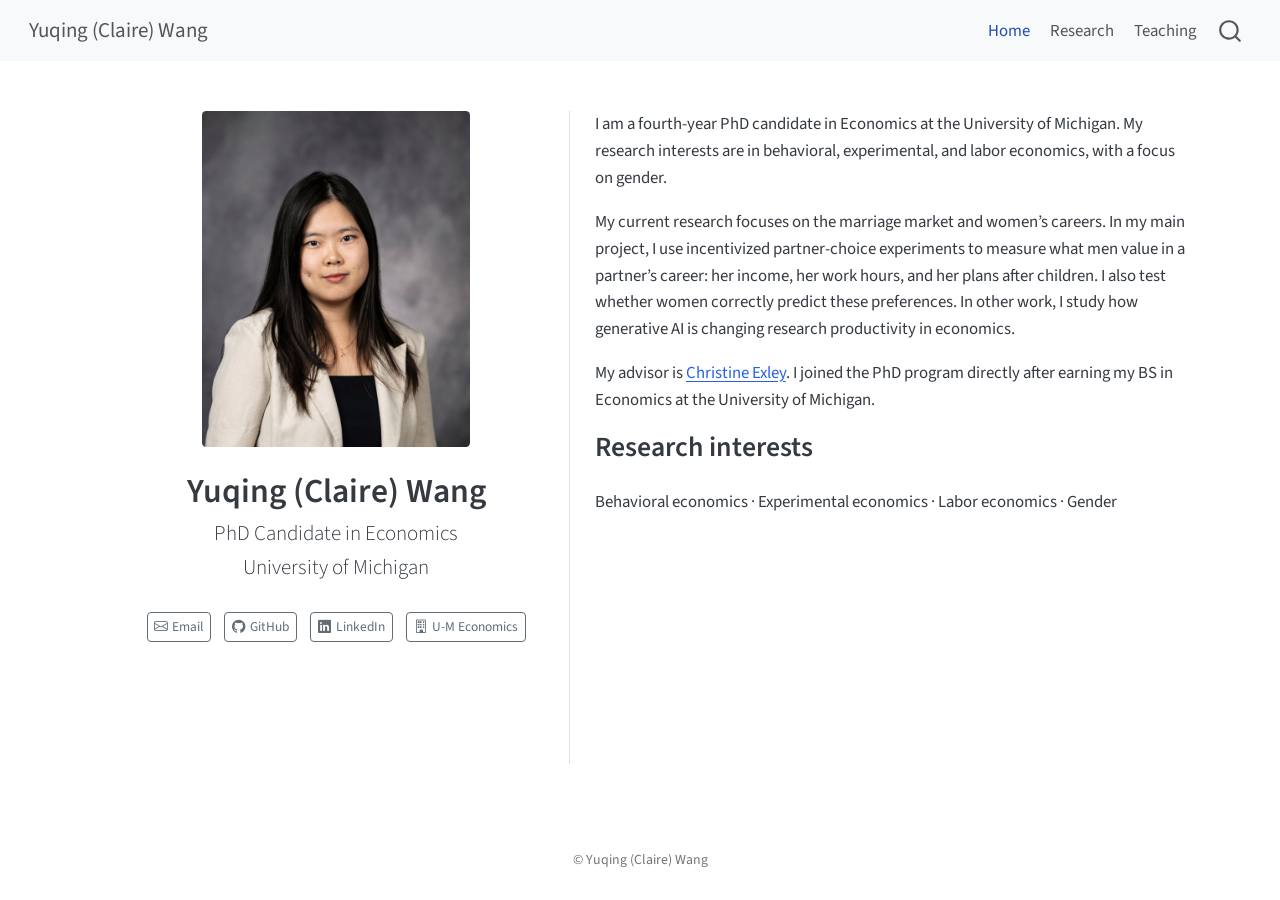
<file: index.html>
<!DOCTYPE html>
<html xmlns="http://www.w3.org/1999/xhtml" lang="en" xml:lang="en"><head>

<meta charset="utf-8">
<meta name="generator" content="quarto-1.6.42">

<meta name="viewport" content="width=device-width, initial-scale=1.0, user-scalable=yes">


<title>Yuqing (Claire) Wang</title>
<style>
code{white-space: pre-wrap;}
span.smallcaps{font-variant: small-caps;}
div.columns{display: flex; gap: min(4vw, 1.5em);}
div.column{flex: auto; overflow-x: auto;}
div.hanging-indent{margin-left: 1.5em; text-indent: -1.5em;}
ul.task-list{list-style: none;}
ul.task-list li input[type="checkbox"] {
  width: 0.8em;
  margin: 0 0.8em 0.2em -1em; /* quarto-specific, see https://github.com/quarto-dev/quarto-cli/issues/4556 */ 
  vertical-align: middle;
}
</style>


<script src="site_libs/quarto-nav/quarto-nav.js"></script>
<script src="site_libs/quarto-nav/headroom.min.js"></script>
<script src="site_libs/clipboard/clipboard.min.js"></script>
<script src="site_libs/quarto-search/autocomplete.umd.js"></script>
<script src="site_libs/quarto-search/fuse.min.js"></script>
<script src="site_libs/quarto-search/quarto-search.js"></script>
<meta name="quarto:offset" content="./">
<script src="site_libs/quarto-html/quarto.js"></script>
<script src="site_libs/quarto-html/popper.min.js"></script>
<script src="site_libs/quarto-html/tippy.umd.min.js"></script>
<link href="site_libs/quarto-html/tippy.css" rel="stylesheet">
<link href="site_libs/quarto-html/quarto-syntax-highlighting-2f5df379a58b258e96c21c0638c20c03.css" rel="stylesheet" id="quarto-text-highlighting-styles">
<script src="site_libs/bootstrap/bootstrap.min.js"></script>
<link href="site_libs/bootstrap/bootstrap-icons.css" rel="stylesheet">
<link href="site_libs/bootstrap/bootstrap-713c9da3a0dee1e52450f5f00c6735f5.min.css" rel="stylesheet" append-hash="true" id="quarto-bootstrap" data-mode="light">
<script id="quarto-search-options" type="application/json">{
  "location": "navbar",
  "copy-button": false,
  "collapse-after": 3,
  "panel-placement": "end",
  "type": "overlay",
  "limit": 50,
  "keyboard-shortcut": [
    "f",
    "/",
    "s"
  ],
  "show-item-context": false,
  "language": {
    "search-no-results-text": "No results",
    "search-matching-documents-text": "matching documents",
    "search-copy-link-title": "Copy link to search",
    "search-hide-matches-text": "Hide additional matches",
    "search-more-match-text": "more match in this document",
    "search-more-matches-text": "more matches in this document",
    "search-clear-button-title": "Clear",
    "search-text-placeholder": "",
    "search-detached-cancel-button-title": "Cancel",
    "search-submit-button-title": "Submit",
    "search-label": "Search"
  }
}</script>


<link rel="stylesheet" href="styles.css">
</head>

<body class="nav-fixed fullcontent">

<div id="quarto-search-results"></div>
  <header id="quarto-header" class="headroom fixed-top">
    <nav class="navbar navbar-expand-lg " data-bs-theme="dark">
      <div class="navbar-container container-fluid">
      <div class="navbar-brand-container mx-auto">
    <a class="navbar-brand" href="./index.html">
    <span class="navbar-title">Yuqing (Claire) Wang</span>
    </a>
  </div>
            <div id="quarto-search" class="" title="Search"></div>
          <button class="navbar-toggler" type="button" data-bs-toggle="collapse" data-bs-target="#navbarCollapse" aria-controls="navbarCollapse" role="menu" aria-expanded="false" aria-label="Toggle navigation" onclick="if (window.quartoToggleHeadroom) { window.quartoToggleHeadroom(); }">
  <span class="navbar-toggler-icon"></span>
</button>
          <div class="collapse navbar-collapse" id="navbarCollapse">
            <ul class="navbar-nav navbar-nav-scroll ms-auto">
  <li class="nav-item">
    <a class="nav-link active" href="./index.html" aria-current="page"> 
<span class="menu-text">Home</span></a>
  </li>  
  <li class="nav-item">
    <a class="nav-link" href="./research.html"> 
<span class="menu-text">Research</span></a>
  </li>  
  <li class="nav-item">
    <a class="nav-link" href="./teaching.html"> 
<span class="menu-text">Teaching</span></a>
  </li>  
</ul>
          </div> <!-- /navcollapse -->
            <div class="quarto-navbar-tools">
</div>
      </div> <!-- /container-fluid -->
    </nav>
</header>
<!-- content -->
<div id="quarto-content" class="quarto-container page-columns page-rows-contents page-layout-article page-navbar">
<!-- sidebar -->
<!-- margin-sidebar -->
    
<!-- main -->
<div class="quarto-about-trestles">
  <div class="about-entity">
    <img src="profile.jpg" class="about-image
  rounded " style="width: 16em;">
<header id="title-block-header" class="quarto-title-block default">
<div class="quarto-title">
<h1 class="title">Yuqing (Claire) Wang</h1>
<p class="subtitle lead">PhD Candidate in Economics<br>University of Michigan</p>
</div>
<div class="quarto-title-meta">
  </div>
</header>
    <div class="about-links">
  <a href="mailto:yuqinw@umich.edu" class="about-link" rel="" target="">
    <i class="bi bi-envelope"></i>
     <span class="about-link-text">Email</span>
  </a>
  <a href="https://github.com/yuqinwUM" class="about-link" rel="" target="">
    <i class="bi bi-github"></i>
     <span class="about-link-text">GitHub</span>
  </a>
  <a href="https://www.linkedin.com/in/yuqing-wang-47909522b/" class="about-link" rel="" target="">
    <i class="bi bi-linkedin"></i>
     <span class="about-link-text">LinkedIn</span>
  </a>
  <a href="https://lsa.umich.edu/econ/people/phd-students/yuqinw.html" class="about-link" rel="" target="">
    <i class="bi bi-building"></i>
     <span class="about-link-text">U-M Economics</span>
  </a>
</div>
  </div>
  <div class="about-contents"><main class="content" id="quarto-document-content">
<p>I am a fourth-year PhD candidate in Economics at the University of Michigan. My research interests are in behavioral, experimental, and labor economics, with a focus on gender.</p>
<p>My current research focuses on the marriage market and women’s careers. In my main project, I use incentivized partner-choice experiments to measure what men value in a partner’s career: her income, her work hours, and her plans after children. I also test whether women correctly predict these preferences. In other work, I study how generative AI is changing research productivity in economics.</p>
<p>My advisor is <a href="https://sites.google.com/site/clexley">Christine Exley</a>. I joined the PhD program directly after earning my BS in Economics at the University of Michigan.</p>
<section id="research-interests" class="level2">
<h2 data-anchor-id="research-interests">Research interests</h2>
<p>Behavioral economics · Experimental economics · Labor economics · Gender</p>


</section>
</main></div>
</div>
 <!-- /main -->
<script id="quarto-html-after-body" type="application/javascript">
window.document.addEventListener("DOMContentLoaded", function (event) {
  const toggleBodyColorMode = (bsSheetEl) => {
    const mode = bsSheetEl.getAttribute("data-mode");
    const bodyEl = window.document.querySelector("body");
    if (mode === "dark") {
      bodyEl.classList.add("quarto-dark");
      bodyEl.classList.remove("quarto-light");
    } else {
      bodyEl.classList.add("quarto-light");
      bodyEl.classList.remove("quarto-dark");
    }
  }
  const toggleBodyColorPrimary = () => {
    const bsSheetEl = window.document.querySelector("link#quarto-bootstrap");
    if (bsSheetEl) {
      toggleBodyColorMode(bsSheetEl);
    }
  }
  toggleBodyColorPrimary();  
  const isCodeAnnotation = (el) => {
    for (const clz of el.classList) {
      if (clz.startsWith('code-annotation-')) {                     
        return true;
      }
    }
    return false;
  }
  const onCopySuccess = function(e) {
    // button target
    const button = e.trigger;
    // don't keep focus
    button.blur();
    // flash "checked"
    button.classList.add('code-copy-button-checked');
    var currentTitle = button.getAttribute("title");
    button.setAttribute("title", "Copied!");
    let tooltip;
    if (window.bootstrap) {
      button.setAttribute("data-bs-toggle", "tooltip");
      button.setAttribute("data-bs-placement", "left");
      button.setAttribute("data-bs-title", "Copied!");
      tooltip = new bootstrap.Tooltip(button, 
        { trigger: "manual", 
          customClass: "code-copy-button-tooltip",
          offset: [0, -8]});
      tooltip.show();    
    }
    setTimeout(function() {
      if (tooltip) {
        tooltip.hide();
        button.removeAttribute("data-bs-title");
        button.removeAttribute("data-bs-toggle");
        button.removeAttribute("data-bs-placement");
      }
      button.setAttribute("title", currentTitle);
      button.classList.remove('code-copy-button-checked');
    }, 1000);
    // clear code selection
    e.clearSelection();
  }
  const getTextToCopy = function(trigger) {
      const codeEl = trigger.previousElementSibling.cloneNode(true);
      for (const childEl of codeEl.children) {
        if (isCodeAnnotation(childEl)) {
          childEl.remove();
        }
      }
      return codeEl.innerText;
  }
  const clipboard = new window.ClipboardJS('.code-copy-button:not([data-in-quarto-modal])', {
    text: getTextToCopy
  });
  clipboard.on('success', onCopySuccess);
  if (window.document.getElementById('quarto-embedded-source-code-modal')) {
    const clipboardModal = new window.ClipboardJS('.code-copy-button[data-in-quarto-modal]', {
      text: getTextToCopy,
      container: window.document.getElementById('quarto-embedded-source-code-modal')
    });
    clipboardModal.on('success', onCopySuccess);
  }
    var localhostRegex = new RegExp(/^(?:http|https):\/\/localhost\:?[0-9]*\//);
    var mailtoRegex = new RegExp(/^mailto:/);
      var filterRegex = new RegExp("https:\/\/yuqinwum\.github\.io");
    var isInternal = (href) => {
        return filterRegex.test(href) || localhostRegex.test(href) || mailtoRegex.test(href);
    }
    // Inspect non-navigation links and adorn them if external
 	var links = window.document.querySelectorAll('a[href]:not(.nav-link):not(.navbar-brand):not(.toc-action):not(.sidebar-link):not(.sidebar-item-toggle):not(.pagination-link):not(.no-external):not([aria-hidden]):not(.dropdown-item):not(.quarto-navigation-tool):not(.about-link)');
    for (var i=0; i<links.length; i++) {
      const link = links[i];
      if (!isInternal(link.href)) {
        // undo the damage that might have been done by quarto-nav.js in the case of
        // links that we want to consider external
        if (link.dataset.originalHref !== undefined) {
          link.href = link.dataset.originalHref;
        }
      }
    }
  function tippyHover(el, contentFn, onTriggerFn, onUntriggerFn) {
    const config = {
      allowHTML: true,
      maxWidth: 500,
      delay: 100,
      arrow: false,
      appendTo: function(el) {
          return el.parentElement;
      },
      interactive: true,
      interactiveBorder: 10,
      theme: 'quarto',
      placement: 'bottom-start',
    };
    if (contentFn) {
      config.content = contentFn;
    }
    if (onTriggerFn) {
      config.onTrigger = onTriggerFn;
    }
    if (onUntriggerFn) {
      config.onUntrigger = onUntriggerFn;
    }
    window.tippy(el, config); 
  }
  const noterefs = window.document.querySelectorAll('a[role="doc-noteref"]');
  for (var i=0; i<noterefs.length; i++) {
    const ref = noterefs[i];
    tippyHover(ref, function() {
      // use id or data attribute instead here
      let href = ref.getAttribute('data-footnote-href') || ref.getAttribute('href');
      try { href = new URL(href).hash; } catch {}
      const id = href.replace(/^#\/?/, "");
      const note = window.document.getElementById(id);
      if (note) {
        return note.innerHTML;
      } else {
        return "";
      }
    });
  }
  const xrefs = window.document.querySelectorAll('a.quarto-xref');
  const processXRef = (id, note) => {
    // Strip column container classes
    const stripColumnClz = (el) => {
      el.classList.remove("page-full", "page-columns");
      if (el.children) {
        for (const child of el.children) {
          stripColumnClz(child);
        }
      }
    }
    stripColumnClz(note)
    if (id === null || id.startsWith('sec-')) {
      // Special case sections, only their first couple elements
      const container = document.createElement("div");
      if (note.children && note.children.length > 2) {
        container.appendChild(note.children[0].cloneNode(true));
        for (let i = 1; i < note.children.length; i++) {
          const child = note.children[i];
          if (child.tagName === "P" && child.innerText === "") {
            continue;
          } else {
            container.appendChild(child.cloneNode(true));
            break;
          }
        }
        if (window.Quarto?.typesetMath) {
          window.Quarto.typesetMath(container);
        }
        return container.innerHTML
      } else {
        if (window.Quarto?.typesetMath) {
          window.Quarto.typesetMath(note);
        }
        return note.innerHTML;
      }
    } else {
      // Remove any anchor links if they are present
      const anchorLink = note.querySelector('a.anchorjs-link');
      if (anchorLink) {
        anchorLink.remove();
      }
      if (window.Quarto?.typesetMath) {
        window.Quarto.typesetMath(note);
      }
      if (note.classList.contains("callout")) {
        return note.outerHTML;
      } else {
        return note.innerHTML;
      }
    }
  }
  for (var i=0; i<xrefs.length; i++) {
    const xref = xrefs[i];
    tippyHover(xref, undefined, function(instance) {
      instance.disable();
      let url = xref.getAttribute('href');
      let hash = undefined; 
      if (url.startsWith('#')) {
        hash = url;
      } else {
        try { hash = new URL(url).hash; } catch {}
      }
      if (hash) {
        const id = hash.replace(/^#\/?/, "");
        const note = window.document.getElementById(id);
        if (note !== null) {
          try {
            const html = processXRef(id, note.cloneNode(true));
            instance.setContent(html);
          } finally {
            instance.enable();
            instance.show();
          }
        } else {
          // See if we can fetch this
          fetch(url.split('#')[0])
          .then(res => res.text())
          .then(html => {
            const parser = new DOMParser();
            const htmlDoc = parser.parseFromString(html, "text/html");
            const note = htmlDoc.getElementById(id);
            if (note !== null) {
              const html = processXRef(id, note);
              instance.setContent(html);
            } 
          }).finally(() => {
            instance.enable();
            instance.show();
          });
        }
      } else {
        // See if we can fetch a full url (with no hash to target)
        // This is a special case and we should probably do some content thinning / targeting
        fetch(url)
        .then(res => res.text())
        .then(html => {
          const parser = new DOMParser();
          const htmlDoc = parser.parseFromString(html, "text/html");
          const note = htmlDoc.querySelector('main.content');
          if (note !== null) {
            // This should only happen for chapter cross references
            // (since there is no id in the URL)
            // remove the first header
            if (note.children.length > 0 && note.children[0].tagName === "HEADER") {
              note.children[0].remove();
            }
            const html = processXRef(null, note);
            instance.setContent(html);
          } 
        }).finally(() => {
          instance.enable();
          instance.show();
        });
      }
    }, function(instance) {
    });
  }
      let selectedAnnoteEl;
      const selectorForAnnotation = ( cell, annotation) => {
        let cellAttr = 'data-code-cell="' + cell + '"';
        let lineAttr = 'data-code-annotation="' +  annotation + '"';
        const selector = 'span[' + cellAttr + '][' + lineAttr + ']';
        return selector;
      }
      const selectCodeLines = (annoteEl) => {
        const doc = window.document;
        const targetCell = annoteEl.getAttribute("data-target-cell");
        const targetAnnotation = annoteEl.getAttribute("data-target-annotation");
        const annoteSpan = window.document.querySelector(selectorForAnnotation(targetCell, targetAnnotation));
        const lines = annoteSpan.getAttribute("data-code-lines").split(",");
        const lineIds = lines.map((line) => {
          return targetCell + "-" + line;
        })
        let top = null;
        let height = null;
        let parent = null;
        if (lineIds.length > 0) {
            //compute the position of the single el (top and bottom and make a div)
            const el = window.document.getElementById(lineIds[0]);
            top = el.offsetTop;
            height = el.offsetHeight;
            parent = el.parentElement.parentElement;
          if (lineIds.length > 1) {
            const lastEl = window.document.getElementById(lineIds[lineIds.length - 1]);
            const bottom = lastEl.offsetTop + lastEl.offsetHeight;
            height = bottom - top;
          }
          if (top !== null && height !== null && parent !== null) {
            // cook up a div (if necessary) and position it 
            let div = window.document.getElementById("code-annotation-line-highlight");
            if (div === null) {
              div = window.document.createElement("div");
              div.setAttribute("id", "code-annotation-line-highlight");
              div.style.position = 'absolute';
              parent.appendChild(div);
            }
            div.style.top = top - 2 + "px";
            div.style.height = height + 4 + "px";
            div.style.left = 0;
            let gutterDiv = window.document.getElementById("code-annotation-line-highlight-gutter");
            if (gutterDiv === null) {
              gutterDiv = window.document.createElement("div");
              gutterDiv.setAttribute("id", "code-annotation-line-highlight-gutter");
              gutterDiv.style.position = 'absolute';
              const codeCell = window.document.getElementById(targetCell);
              const gutter = codeCell.querySelector('.code-annotation-gutter');
              gutter.appendChild(gutterDiv);
            }
            gutterDiv.style.top = top - 2 + "px";
            gutterDiv.style.height = height + 4 + "px";
          }
          selectedAnnoteEl = annoteEl;
        }
      };
      const unselectCodeLines = () => {
        const elementsIds = ["code-annotation-line-highlight", "code-annotation-line-highlight-gutter"];
        elementsIds.forEach((elId) => {
          const div = window.document.getElementById(elId);
          if (div) {
            div.remove();
          }
        });
        selectedAnnoteEl = undefined;
      };
        // Handle positioning of the toggle
    window.addEventListener(
      "resize",
      throttle(() => {
        elRect = undefined;
        if (selectedAnnoteEl) {
          selectCodeLines(selectedAnnoteEl);
        }
      }, 10)
    );
    function throttle(fn, ms) {
    let throttle = false;
    let timer;
      return (...args) => {
        if(!throttle) { // first call gets through
            fn.apply(this, args);
            throttle = true;
        } else { // all the others get throttled
            if(timer) clearTimeout(timer); // cancel #2
            timer = setTimeout(() => {
              fn.apply(this, args);
              timer = throttle = false;
            }, ms);
        }
      };
    }
      // Attach click handler to the DT
      const annoteDls = window.document.querySelectorAll('dt[data-target-cell]');
      for (const annoteDlNode of annoteDls) {
        annoteDlNode.addEventListener('click', (event) => {
          const clickedEl = event.target;
          if (clickedEl !== selectedAnnoteEl) {
            unselectCodeLines();
            const activeEl = window.document.querySelector('dt[data-target-cell].code-annotation-active');
            if (activeEl) {
              activeEl.classList.remove('code-annotation-active');
            }
            selectCodeLines(clickedEl);
            clickedEl.classList.add('code-annotation-active');
          } else {
            // Unselect the line
            unselectCodeLines();
            clickedEl.classList.remove('code-annotation-active');
          }
        });
      }
  const findCites = (el) => {
    const parentEl = el.parentElement;
    if (parentEl) {
      const cites = parentEl.dataset.cites;
      if (cites) {
        return {
          el,
          cites: cites.split(' ')
        };
      } else {
        return findCites(el.parentElement)
      }
    } else {
      return undefined;
    }
  };
  var bibliorefs = window.document.querySelectorAll('a[role="doc-biblioref"]');
  for (var i=0; i<bibliorefs.length; i++) {
    const ref = bibliorefs[i];
    const citeInfo = findCites(ref);
    if (citeInfo) {
      tippyHover(citeInfo.el, function() {
        var popup = window.document.createElement('div');
        citeInfo.cites.forEach(function(cite) {
          var citeDiv = window.document.createElement('div');
          citeDiv.classList.add('hanging-indent');
          citeDiv.classList.add('csl-entry');
          var biblioDiv = window.document.getElementById('ref-' + cite);
          if (biblioDiv) {
            citeDiv.innerHTML = biblioDiv.innerHTML;
          }
          popup.appendChild(citeDiv);
        });
        return popup.innerHTML;
      });
    }
  }
});
</script>
</div> <!-- /content -->
<footer class="footer">
  <div class="nav-footer">
    <div class="nav-footer-left">
      &nbsp;
    </div>   
    <div class="nav-footer-center">
<p>© Yuqing (Claire) Wang</p>
</div>
    <div class="nav-footer-right">
      &nbsp;
    </div>
  </div>
</footer>




</body></html>
</file>
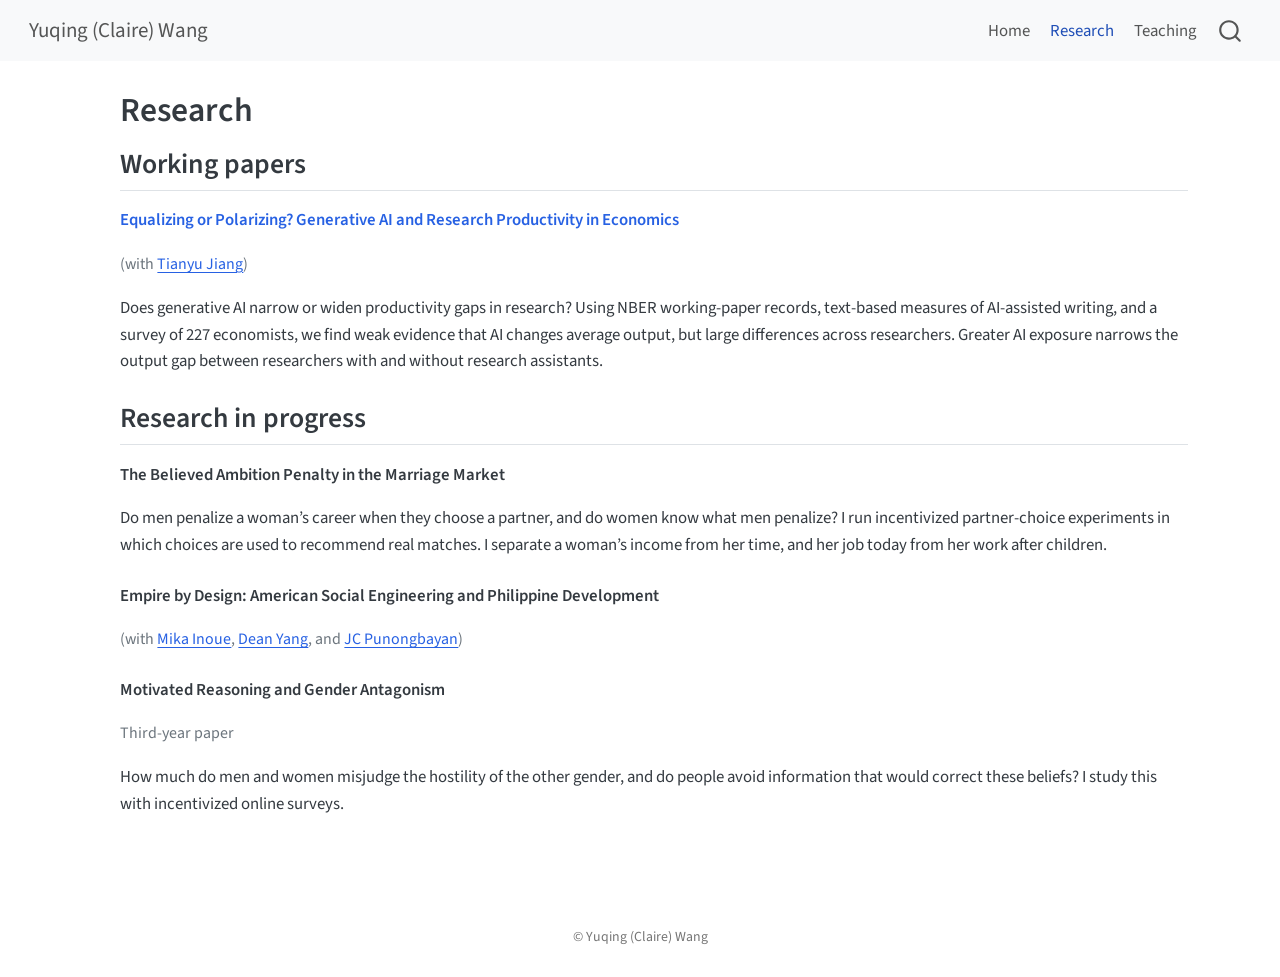
<file: research.html>
<!DOCTYPE html>
<html xmlns="http://www.w3.org/1999/xhtml" lang="en" xml:lang="en"><head>

<meta charset="utf-8">
<meta name="generator" content="quarto-1.6.42">

<meta name="viewport" content="width=device-width, initial-scale=1.0, user-scalable=yes">


<title>Research – Yuqing (Claire) Wang</title>
<style>
code{white-space: pre-wrap;}
span.smallcaps{font-variant: small-caps;}
div.columns{display: flex; gap: min(4vw, 1.5em);}
div.column{flex: auto; overflow-x: auto;}
div.hanging-indent{margin-left: 1.5em; text-indent: -1.5em;}
ul.task-list{list-style: none;}
ul.task-list li input[type="checkbox"] {
  width: 0.8em;
  margin: 0 0.8em 0.2em -1em; /* quarto-specific, see https://github.com/quarto-dev/quarto-cli/issues/4556 */ 
  vertical-align: middle;
}
</style>


<script src="site_libs/quarto-nav/quarto-nav.js"></script>
<script src="site_libs/quarto-nav/headroom.min.js"></script>
<script src="site_libs/clipboard/clipboard.min.js"></script>
<script src="site_libs/quarto-search/autocomplete.umd.js"></script>
<script src="site_libs/quarto-search/fuse.min.js"></script>
<script src="site_libs/quarto-search/quarto-search.js"></script>
<meta name="quarto:offset" content="./">
<script src="site_libs/quarto-html/quarto.js"></script>
<script src="site_libs/quarto-html/popper.min.js"></script>
<script src="site_libs/quarto-html/tippy.umd.min.js"></script>
<script src="site_libs/quarto-html/anchor.min.js"></script>
<link href="site_libs/quarto-html/tippy.css" rel="stylesheet">
<link href="site_libs/quarto-html/quarto-syntax-highlighting-2f5df379a58b258e96c21c0638c20c03.css" rel="stylesheet" id="quarto-text-highlighting-styles">
<script src="site_libs/bootstrap/bootstrap.min.js"></script>
<link href="site_libs/bootstrap/bootstrap-icons.css" rel="stylesheet">
<link href="site_libs/bootstrap/bootstrap-713c9da3a0dee1e52450f5f00c6735f5.min.css" rel="stylesheet" append-hash="true" id="quarto-bootstrap" data-mode="light">
<script id="quarto-search-options" type="application/json">{
  "location": "navbar",
  "copy-button": false,
  "collapse-after": 3,
  "panel-placement": "end",
  "type": "overlay",
  "limit": 50,
  "keyboard-shortcut": [
    "f",
    "/",
    "s"
  ],
  "show-item-context": false,
  "language": {
    "search-no-results-text": "No results",
    "search-matching-documents-text": "matching documents",
    "search-copy-link-title": "Copy link to search",
    "search-hide-matches-text": "Hide additional matches",
    "search-more-match-text": "more match in this document",
    "search-more-matches-text": "more matches in this document",
    "search-clear-button-title": "Clear",
    "search-text-placeholder": "",
    "search-detached-cancel-button-title": "Cancel",
    "search-submit-button-title": "Submit",
    "search-label": "Search"
  }
}</script>


<link rel="stylesheet" href="styles.css">
</head>

<body class="nav-fixed fullcontent">

<div id="quarto-search-results"></div>
  <header id="quarto-header" class="headroom fixed-top">
    <nav class="navbar navbar-expand-lg " data-bs-theme="dark">
      <div class="navbar-container container-fluid">
      <div class="navbar-brand-container mx-auto">
    <a class="navbar-brand" href="./index.html">
    <span class="navbar-title">Yuqing (Claire) Wang</span>
    </a>
  </div>
            <div id="quarto-search" class="" title="Search"></div>
          <button class="navbar-toggler" type="button" data-bs-toggle="collapse" data-bs-target="#navbarCollapse" aria-controls="navbarCollapse" role="menu" aria-expanded="false" aria-label="Toggle navigation" onclick="if (window.quartoToggleHeadroom) { window.quartoToggleHeadroom(); }">
  <span class="navbar-toggler-icon"></span>
</button>
          <div class="collapse navbar-collapse" id="navbarCollapse">
            <ul class="navbar-nav navbar-nav-scroll ms-auto">
  <li class="nav-item">
    <a class="nav-link" href="./index.html"> 
<span class="menu-text">Home</span></a>
  </li>  
  <li class="nav-item">
    <a class="nav-link active" href="./research.html" aria-current="page"> 
<span class="menu-text">Research</span></a>
  </li>  
  <li class="nav-item">
    <a class="nav-link" href="./teaching.html"> 
<span class="menu-text">Teaching</span></a>
  </li>  
</ul>
          </div> <!-- /navcollapse -->
            <div class="quarto-navbar-tools">
</div>
      </div> <!-- /container-fluid -->
    </nav>
</header>
<!-- content -->
<div id="quarto-content" class="quarto-container page-columns page-rows-contents page-layout-article page-navbar">
<!-- sidebar -->
<!-- margin-sidebar -->
    
<!-- main -->
<main class="content" id="quarto-document-content">

<header id="title-block-header" class="quarto-title-block default">
<div class="quarto-title">
<h1 class="title">Research</h1>
</div>



<div class="quarto-title-meta">

    
  
    
  </div>
  


</header>


<section id="working-papers" class="level2">
<h2 class="anchored" data-anchor-id="working-papers">Working papers</h2>
<div class="project">
<p><span class="project-title"><a href="https://www.dropbox.com/scl/fi/rxhtxxuu395llneekpg4u/JMP_TJ.pdf?rlkey=yftwt78slys5n527m6b7iuee5&amp;e=1&amp;dl=0">Equalizing or Polarizing? Generative AI and Research Productivity in Economics</a></span></p>
<p><span class="project-meta">(with <a href="https://tianyu-jiang.com">Tianyu Jiang</a>)</span></p>
<p>Does generative AI narrow or widen productivity gaps in research? Using NBER working-paper records, text-based measures of AI-assisted writing, and a survey of 227 economists, we find weak evidence that AI changes average output, but large differences across researchers. Greater AI exposure narrows the output gap between researchers with and without research assistants.</p>
</div>
</section>
<section id="research-in-progress" class="level2">
<h2 class="anchored" data-anchor-id="research-in-progress">Research in progress</h2>
<div class="project">
<p><span class="project-title">The Believed Ambition Penalty in the Marriage Market</span></p>
<p>Do men penalize a woman’s career when they choose a partner, and do women know what men penalize? I run incentivized partner-choice experiments in which choices are used to recommend real matches. I separate a woman’s income from her time, and her job today from her work after children.</p>
</div>
<div class="project">
<p><span class="project-title">Empire by Design: American Social Engineering and Philippine Development</span></p>
<p><span class="project-meta">(with <a href="https://mdinoue.github.io">Mika Inoue</a>, <a href="https://deanyang-econ.github.io/deanyang/">Dean Yang</a>, and <a href="https://jcpunongbayan.github.io">JC Punongbayan</a>)</span></p>
</div>
<div class="project">
<p><span class="project-title">Motivated Reasoning and Gender Antagonism</span></p>
<p><span class="project-meta">Third-year paper</span></p>
<p>How much do men and women misjudge the hostility of the other gender, and do people avoid information that would correct these beliefs? I study this with incentivized online surveys.</p>
</div>


</section>

</main> <!-- /main -->
<script id="quarto-html-after-body" type="application/javascript">
window.document.addEventListener("DOMContentLoaded", function (event) {
  const toggleBodyColorMode = (bsSheetEl) => {
    const mode = bsSheetEl.getAttribute("data-mode");
    const bodyEl = window.document.querySelector("body");
    if (mode === "dark") {
      bodyEl.classList.add("quarto-dark");
      bodyEl.classList.remove("quarto-light");
    } else {
      bodyEl.classList.add("quarto-light");
      bodyEl.classList.remove("quarto-dark");
    }
  }
  const toggleBodyColorPrimary = () => {
    const bsSheetEl = window.document.querySelector("link#quarto-bootstrap");
    if (bsSheetEl) {
      toggleBodyColorMode(bsSheetEl);
    }
  }
  toggleBodyColorPrimary();  
  const icon = "";
  const anchorJS = new window.AnchorJS();
  anchorJS.options = {
    placement: 'right',
    icon: icon
  };
  anchorJS.add('.anchored');
  const isCodeAnnotation = (el) => {
    for (const clz of el.classList) {
      if (clz.startsWith('code-annotation-')) {                     
        return true;
      }
    }
    return false;
  }
  const onCopySuccess = function(e) {
    // button target
    const button = e.trigger;
    // don't keep focus
    button.blur();
    // flash "checked"
    button.classList.add('code-copy-button-checked');
    var currentTitle = button.getAttribute("title");
    button.setAttribute("title", "Copied!");
    let tooltip;
    if (window.bootstrap) {
      button.setAttribute("data-bs-toggle", "tooltip");
      button.setAttribute("data-bs-placement", "left");
      button.setAttribute("data-bs-title", "Copied!");
      tooltip = new bootstrap.Tooltip(button, 
        { trigger: "manual", 
          customClass: "code-copy-button-tooltip",
          offset: [0, -8]});
      tooltip.show();    
    }
    setTimeout(function() {
      if (tooltip) {
        tooltip.hide();
        button.removeAttribute("data-bs-title");
        button.removeAttribute("data-bs-toggle");
        button.removeAttribute("data-bs-placement");
      }
      button.setAttribute("title", currentTitle);
      button.classList.remove('code-copy-button-checked');
    }, 1000);
    // clear code selection
    e.clearSelection();
  }
  const getTextToCopy = function(trigger) {
      const codeEl = trigger.previousElementSibling.cloneNode(true);
      for (const childEl of codeEl.children) {
        if (isCodeAnnotation(childEl)) {
          childEl.remove();
        }
      }
      return codeEl.innerText;
  }
  const clipboard = new window.ClipboardJS('.code-copy-button:not([data-in-quarto-modal])', {
    text: getTextToCopy
  });
  clipboard.on('success', onCopySuccess);
  if (window.document.getElementById('quarto-embedded-source-code-modal')) {
    const clipboardModal = new window.ClipboardJS('.code-copy-button[data-in-quarto-modal]', {
      text: getTextToCopy,
      container: window.document.getElementById('quarto-embedded-source-code-modal')
    });
    clipboardModal.on('success', onCopySuccess);
  }
    var localhostRegex = new RegExp(/^(?:http|https):\/\/localhost\:?[0-9]*\//);
    var mailtoRegex = new RegExp(/^mailto:/);
      var filterRegex = new RegExp("https:\/\/yuqinwum\.github\.io");
    var isInternal = (href) => {
        return filterRegex.test(href) || localhostRegex.test(href) || mailtoRegex.test(href);
    }
    // Inspect non-navigation links and adorn them if external
 	var links = window.document.querySelectorAll('a[href]:not(.nav-link):not(.navbar-brand):not(.toc-action):not(.sidebar-link):not(.sidebar-item-toggle):not(.pagination-link):not(.no-external):not([aria-hidden]):not(.dropdown-item):not(.quarto-navigation-tool):not(.about-link)');
    for (var i=0; i<links.length; i++) {
      const link = links[i];
      if (!isInternal(link.href)) {
        // undo the damage that might have been done by quarto-nav.js in the case of
        // links that we want to consider external
        if (link.dataset.originalHref !== undefined) {
          link.href = link.dataset.originalHref;
        }
      }
    }
  function tippyHover(el, contentFn, onTriggerFn, onUntriggerFn) {
    const config = {
      allowHTML: true,
      maxWidth: 500,
      delay: 100,
      arrow: false,
      appendTo: function(el) {
          return el.parentElement;
      },
      interactive: true,
      interactiveBorder: 10,
      theme: 'quarto',
      placement: 'bottom-start',
    };
    if (contentFn) {
      config.content = contentFn;
    }
    if (onTriggerFn) {
      config.onTrigger = onTriggerFn;
    }
    if (onUntriggerFn) {
      config.onUntrigger = onUntriggerFn;
    }
    window.tippy(el, config); 
  }
  const noterefs = window.document.querySelectorAll('a[role="doc-noteref"]');
  for (var i=0; i<noterefs.length; i++) {
    const ref = noterefs[i];
    tippyHover(ref, function() {
      // use id or data attribute instead here
      let href = ref.getAttribute('data-footnote-href') || ref.getAttribute('href');
      try { href = new URL(href).hash; } catch {}
      const id = href.replace(/^#\/?/, "");
      const note = window.document.getElementById(id);
      if (note) {
        return note.innerHTML;
      } else {
        return "";
      }
    });
  }
  const xrefs = window.document.querySelectorAll('a.quarto-xref');
  const processXRef = (id, note) => {
    // Strip column container classes
    const stripColumnClz = (el) => {
      el.classList.remove("page-full", "page-columns");
      if (el.children) {
        for (const child of el.children) {
          stripColumnClz(child);
        }
      }
    }
    stripColumnClz(note)
    if (id === null || id.startsWith('sec-')) {
      // Special case sections, only their first couple elements
      const container = document.createElement("div");
      if (note.children && note.children.length > 2) {
        container.appendChild(note.children[0].cloneNode(true));
        for (let i = 1; i < note.children.length; i++) {
          const child = note.children[i];
          if (child.tagName === "P" && child.innerText === "") {
            continue;
          } else {
            container.appendChild(child.cloneNode(true));
            break;
          }
        }
        if (window.Quarto?.typesetMath) {
          window.Quarto.typesetMath(container);
        }
        return container.innerHTML
      } else {
        if (window.Quarto?.typesetMath) {
          window.Quarto.typesetMath(note);
        }
        return note.innerHTML;
      }
    } else {
      // Remove any anchor links if they are present
      const anchorLink = note.querySelector('a.anchorjs-link');
      if (anchorLink) {
        anchorLink.remove();
      }
      if (window.Quarto?.typesetMath) {
        window.Quarto.typesetMath(note);
      }
      if (note.classList.contains("callout")) {
        return note.outerHTML;
      } else {
        return note.innerHTML;
      }
    }
  }
  for (var i=0; i<xrefs.length; i++) {
    const xref = xrefs[i];
    tippyHover(xref, undefined, function(instance) {
      instance.disable();
      let url = xref.getAttribute('href');
      let hash = undefined; 
      if (url.startsWith('#')) {
        hash = url;
      } else {
        try { hash = new URL(url).hash; } catch {}
      }
      if (hash) {
        const id = hash.replace(/^#\/?/, "");
        const note = window.document.getElementById(id);
        if (note !== null) {
          try {
            const html = processXRef(id, note.cloneNode(true));
            instance.setContent(html);
          } finally {
            instance.enable();
            instance.show();
          }
        } else {
          // See if we can fetch this
          fetch(url.split('#')[0])
          .then(res => res.text())
          .then(html => {
            const parser = new DOMParser();
            const htmlDoc = parser.parseFromString(html, "text/html");
            const note = htmlDoc.getElementById(id);
            if (note !== null) {
              const html = processXRef(id, note);
              instance.setContent(html);
            } 
          }).finally(() => {
            instance.enable();
            instance.show();
          });
        }
      } else {
        // See if we can fetch a full url (with no hash to target)
        // This is a special case and we should probably do some content thinning / targeting
        fetch(url)
        .then(res => res.text())
        .then(html => {
          const parser = new DOMParser();
          const htmlDoc = parser.parseFromString(html, "text/html");
          const note = htmlDoc.querySelector('main.content');
          if (note !== null) {
            // This should only happen for chapter cross references
            // (since there is no id in the URL)
            // remove the first header
            if (note.children.length > 0 && note.children[0].tagName === "HEADER") {
              note.children[0].remove();
            }
            const html = processXRef(null, note);
            instance.setContent(html);
          } 
        }).finally(() => {
          instance.enable();
          instance.show();
        });
      }
    }, function(instance) {
    });
  }
      let selectedAnnoteEl;
      const selectorForAnnotation = ( cell, annotation) => {
        let cellAttr = 'data-code-cell="' + cell + '"';
        let lineAttr = 'data-code-annotation="' +  annotation + '"';
        const selector = 'span[' + cellAttr + '][' + lineAttr + ']';
        return selector;
      }
      const selectCodeLines = (annoteEl) => {
        const doc = window.document;
        const targetCell = annoteEl.getAttribute("data-target-cell");
        const targetAnnotation = annoteEl.getAttribute("data-target-annotation");
        const annoteSpan = window.document.querySelector(selectorForAnnotation(targetCell, targetAnnotation));
        const lines = annoteSpan.getAttribute("data-code-lines").split(",");
        const lineIds = lines.map((line) => {
          return targetCell + "-" + line;
        })
        let top = null;
        let height = null;
        let parent = null;
        if (lineIds.length > 0) {
            //compute the position of the single el (top and bottom and make a div)
            const el = window.document.getElementById(lineIds[0]);
            top = el.offsetTop;
            height = el.offsetHeight;
            parent = el.parentElement.parentElement;
          if (lineIds.length > 1) {
            const lastEl = window.document.getElementById(lineIds[lineIds.length - 1]);
            const bottom = lastEl.offsetTop + lastEl.offsetHeight;
            height = bottom - top;
          }
          if (top !== null && height !== null && parent !== null) {
            // cook up a div (if necessary) and position it 
            let div = window.document.getElementById("code-annotation-line-highlight");
            if (div === null) {
              div = window.document.createElement("div");
              div.setAttribute("id", "code-annotation-line-highlight");
              div.style.position = 'absolute';
              parent.appendChild(div);
            }
            div.style.top = top - 2 + "px";
            div.style.height = height + 4 + "px";
            div.style.left = 0;
            let gutterDiv = window.document.getElementById("code-annotation-line-highlight-gutter");
            if (gutterDiv === null) {
              gutterDiv = window.document.createElement("div");
              gutterDiv.setAttribute("id", "code-annotation-line-highlight-gutter");
              gutterDiv.style.position = 'absolute';
              const codeCell = window.document.getElementById(targetCell);
              const gutter = codeCell.querySelector('.code-annotation-gutter');
              gutter.appendChild(gutterDiv);
            }
            gutterDiv.style.top = top - 2 + "px";
            gutterDiv.style.height = height + 4 + "px";
          }
          selectedAnnoteEl = annoteEl;
        }
      };
      const unselectCodeLines = () => {
        const elementsIds = ["code-annotation-line-highlight", "code-annotation-line-highlight-gutter"];
        elementsIds.forEach((elId) => {
          const div = window.document.getElementById(elId);
          if (div) {
            div.remove();
          }
        });
        selectedAnnoteEl = undefined;
      };
        // Handle positioning of the toggle
    window.addEventListener(
      "resize",
      throttle(() => {
        elRect = undefined;
        if (selectedAnnoteEl) {
          selectCodeLines(selectedAnnoteEl);
        }
      }, 10)
    );
    function throttle(fn, ms) {
    let throttle = false;
    let timer;
      return (...args) => {
        if(!throttle) { // first call gets through
            fn.apply(this, args);
            throttle = true;
        } else { // all the others get throttled
            if(timer) clearTimeout(timer); // cancel #2
            timer = setTimeout(() => {
              fn.apply(this, args);
              timer = throttle = false;
            }, ms);
        }
      };
    }
      // Attach click handler to the DT
      const annoteDls = window.document.querySelectorAll('dt[data-target-cell]');
      for (const annoteDlNode of annoteDls) {
        annoteDlNode.addEventListener('click', (event) => {
          const clickedEl = event.target;
          if (clickedEl !== selectedAnnoteEl) {
            unselectCodeLines();
            const activeEl = window.document.querySelector('dt[data-target-cell].code-annotation-active');
            if (activeEl) {
              activeEl.classList.remove('code-annotation-active');
            }
            selectCodeLines(clickedEl);
            clickedEl.classList.add('code-annotation-active');
          } else {
            // Unselect the line
            unselectCodeLines();
            clickedEl.classList.remove('code-annotation-active');
          }
        });
      }
  const findCites = (el) => {
    const parentEl = el.parentElement;
    if (parentEl) {
      const cites = parentEl.dataset.cites;
      if (cites) {
        return {
          el,
          cites: cites.split(' ')
        };
      } else {
        return findCites(el.parentElement)
      }
    } else {
      return undefined;
    }
  };
  var bibliorefs = window.document.querySelectorAll('a[role="doc-biblioref"]');
  for (var i=0; i<bibliorefs.length; i++) {
    const ref = bibliorefs[i];
    const citeInfo = findCites(ref);
    if (citeInfo) {
      tippyHover(citeInfo.el, function() {
        var popup = window.document.createElement('div');
        citeInfo.cites.forEach(function(cite) {
          var citeDiv = window.document.createElement('div');
          citeDiv.classList.add('hanging-indent');
          citeDiv.classList.add('csl-entry');
          var biblioDiv = window.document.getElementById('ref-' + cite);
          if (biblioDiv) {
            citeDiv.innerHTML = biblioDiv.innerHTML;
          }
          popup.appendChild(citeDiv);
        });
        return popup.innerHTML;
      });
    }
  }
});
</script>
</div> <!-- /content -->
<footer class="footer">
  <div class="nav-footer">
    <div class="nav-footer-left">
      &nbsp;
    </div>   
    <div class="nav-footer-center">
<p>© Yuqing (Claire) Wang</p>
</div>
    <div class="nav-footer-right">
      &nbsp;
    </div>
  </div>
</footer>




</body></html>
</file>
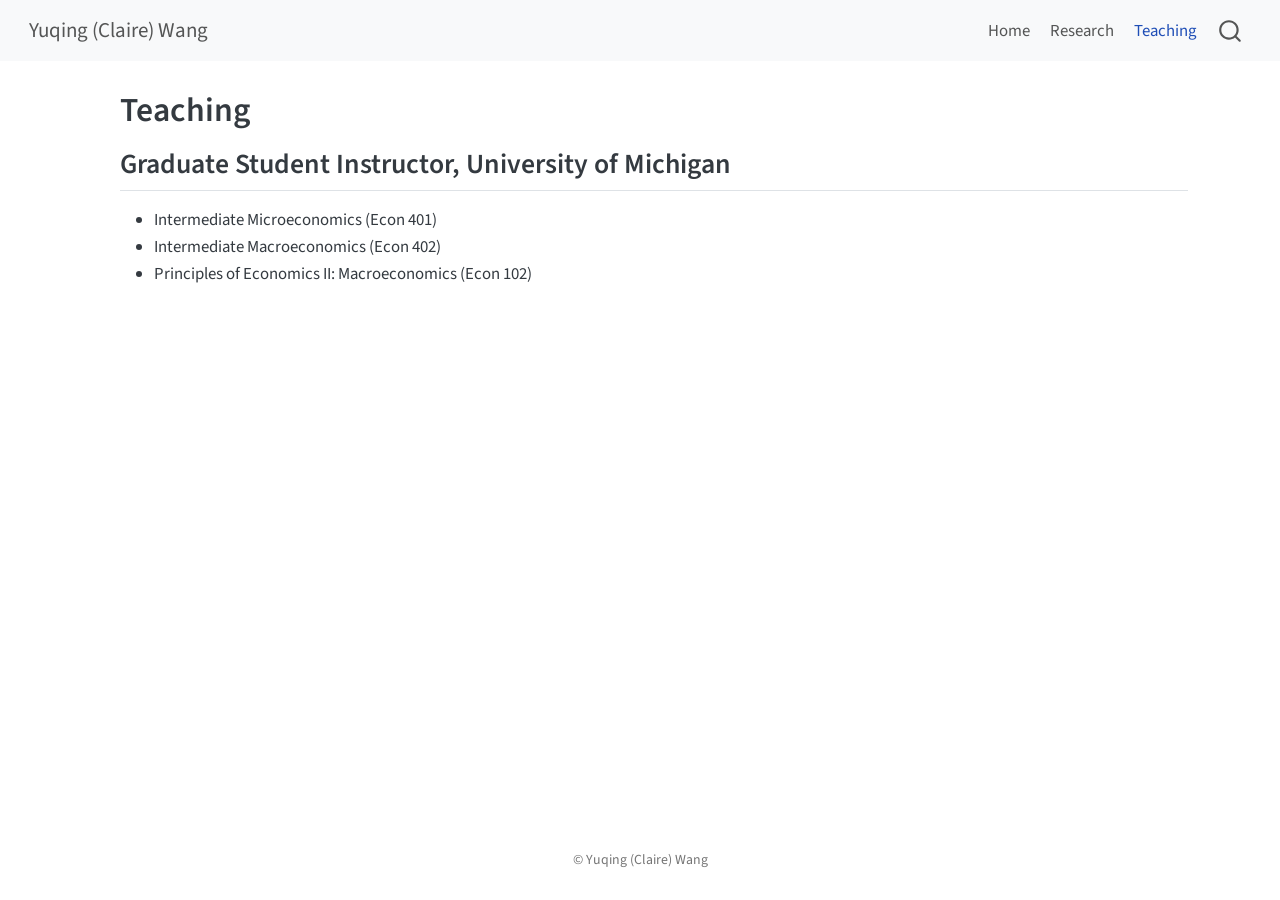
<file: teaching.html>
<!DOCTYPE html>
<html xmlns="http://www.w3.org/1999/xhtml" lang="en" xml:lang="en"><head>

<meta charset="utf-8">
<meta name="generator" content="quarto-1.6.42">

<meta name="viewport" content="width=device-width, initial-scale=1.0, user-scalable=yes">


<title>Teaching – Yuqing (Claire) Wang</title>
<style>
code{white-space: pre-wrap;}
span.smallcaps{font-variant: small-caps;}
div.columns{display: flex; gap: min(4vw, 1.5em);}
div.column{flex: auto; overflow-x: auto;}
div.hanging-indent{margin-left: 1.5em; text-indent: -1.5em;}
ul.task-list{list-style: none;}
ul.task-list li input[type="checkbox"] {
  width: 0.8em;
  margin: 0 0.8em 0.2em -1em; /* quarto-specific, see https://github.com/quarto-dev/quarto-cli/issues/4556 */ 
  vertical-align: middle;
}
</style>


<script src="site_libs/quarto-nav/quarto-nav.js"></script>
<script src="site_libs/quarto-nav/headroom.min.js"></script>
<script src="site_libs/clipboard/clipboard.min.js"></script>
<script src="site_libs/quarto-search/autocomplete.umd.js"></script>
<script src="site_libs/quarto-search/fuse.min.js"></script>
<script src="site_libs/quarto-search/quarto-search.js"></script>
<meta name="quarto:offset" content="./">
<script src="site_libs/quarto-html/quarto.js"></script>
<script src="site_libs/quarto-html/popper.min.js"></script>
<script src="site_libs/quarto-html/tippy.umd.min.js"></script>
<script src="site_libs/quarto-html/anchor.min.js"></script>
<link href="site_libs/quarto-html/tippy.css" rel="stylesheet">
<link href="site_libs/quarto-html/quarto-syntax-highlighting-2f5df379a58b258e96c21c0638c20c03.css" rel="stylesheet" id="quarto-text-highlighting-styles">
<script src="site_libs/bootstrap/bootstrap.min.js"></script>
<link href="site_libs/bootstrap/bootstrap-icons.css" rel="stylesheet">
<link href="site_libs/bootstrap/bootstrap-713c9da3a0dee1e52450f5f00c6735f5.min.css" rel="stylesheet" append-hash="true" id="quarto-bootstrap" data-mode="light">
<script id="quarto-search-options" type="application/json">{
  "location": "navbar",
  "copy-button": false,
  "collapse-after": 3,
  "panel-placement": "end",
  "type": "overlay",
  "limit": 50,
  "keyboard-shortcut": [
    "f",
    "/",
    "s"
  ],
  "show-item-context": false,
  "language": {
    "search-no-results-text": "No results",
    "search-matching-documents-text": "matching documents",
    "search-copy-link-title": "Copy link to search",
    "search-hide-matches-text": "Hide additional matches",
    "search-more-match-text": "more match in this document",
    "search-more-matches-text": "more matches in this document",
    "search-clear-button-title": "Clear",
    "search-text-placeholder": "",
    "search-detached-cancel-button-title": "Cancel",
    "search-submit-button-title": "Submit",
    "search-label": "Search"
  }
}</script>


<link rel="stylesheet" href="styles.css">
</head>

<body class="nav-fixed fullcontent">

<div id="quarto-search-results"></div>
  <header id="quarto-header" class="headroom fixed-top">
    <nav class="navbar navbar-expand-lg " data-bs-theme="dark">
      <div class="navbar-container container-fluid">
      <div class="navbar-brand-container mx-auto">
    <a class="navbar-brand" href="./index.html">
    <span class="navbar-title">Yuqing (Claire) Wang</span>
    </a>
  </div>
            <div id="quarto-search" class="" title="Search"></div>
          <button class="navbar-toggler" type="button" data-bs-toggle="collapse" data-bs-target="#navbarCollapse" aria-controls="navbarCollapse" role="menu" aria-expanded="false" aria-label="Toggle navigation" onclick="if (window.quartoToggleHeadroom) { window.quartoToggleHeadroom(); }">
  <span class="navbar-toggler-icon"></span>
</button>
          <div class="collapse navbar-collapse" id="navbarCollapse">
            <ul class="navbar-nav navbar-nav-scroll ms-auto">
  <li class="nav-item">
    <a class="nav-link" href="./index.html"> 
<span class="menu-text">Home</span></a>
  </li>  
  <li class="nav-item">
    <a class="nav-link" href="./research.html"> 
<span class="menu-text">Research</span></a>
  </li>  
  <li class="nav-item">
    <a class="nav-link active" href="./teaching.html" aria-current="page"> 
<span class="menu-text">Teaching</span></a>
  </li>  
</ul>
          </div> <!-- /navcollapse -->
            <div class="quarto-navbar-tools">
</div>
      </div> <!-- /container-fluid -->
    </nav>
</header>
<!-- content -->
<div id="quarto-content" class="quarto-container page-columns page-rows-contents page-layout-article page-navbar">
<!-- sidebar -->
<!-- margin-sidebar -->
    
<!-- main -->
<main class="content" id="quarto-document-content">

<header id="title-block-header" class="quarto-title-block default">
<div class="quarto-title">
<h1 class="title">Teaching</h1>
</div>



<div class="quarto-title-meta">

    
  
    
  </div>
  


</header>


<section id="graduate-student-instructor-university-of-michigan" class="level2">
<h2 class="anchored" data-anchor-id="graduate-student-instructor-university-of-michigan">Graduate Student Instructor, University of Michigan</h2>
<ul>
<li>Intermediate Microeconomics (Econ 401)</li>
<li>Intermediate Macroeconomics (Econ 402)</li>
<li>Principles of Economics II: Macroeconomics (Econ 102)</li>
</ul>


</section>

</main> <!-- /main -->
<script id="quarto-html-after-body" type="application/javascript">
window.document.addEventListener("DOMContentLoaded", function (event) {
  const toggleBodyColorMode = (bsSheetEl) => {
    const mode = bsSheetEl.getAttribute("data-mode");
    const bodyEl = window.document.querySelector("body");
    if (mode === "dark") {
      bodyEl.classList.add("quarto-dark");
      bodyEl.classList.remove("quarto-light");
    } else {
      bodyEl.classList.add("quarto-light");
      bodyEl.classList.remove("quarto-dark");
    }
  }
  const toggleBodyColorPrimary = () => {
    const bsSheetEl = window.document.querySelector("link#quarto-bootstrap");
    if (bsSheetEl) {
      toggleBodyColorMode(bsSheetEl);
    }
  }
  toggleBodyColorPrimary();  
  const icon = "";
  const anchorJS = new window.AnchorJS();
  anchorJS.options = {
    placement: 'right',
    icon: icon
  };
  anchorJS.add('.anchored');
  const isCodeAnnotation = (el) => {
    for (const clz of el.classList) {
      if (clz.startsWith('code-annotation-')) {                     
        return true;
      }
    }
    return false;
  }
  const onCopySuccess = function(e) {
    // button target
    const button = e.trigger;
    // don't keep focus
    button.blur();
    // flash "checked"
    button.classList.add('code-copy-button-checked');
    var currentTitle = button.getAttribute("title");
    button.setAttribute("title", "Copied!");
    let tooltip;
    if (window.bootstrap) {
      button.setAttribute("data-bs-toggle", "tooltip");
      button.setAttribute("data-bs-placement", "left");
      button.setAttribute("data-bs-title", "Copied!");
      tooltip = new bootstrap.Tooltip(button, 
        { trigger: "manual", 
          customClass: "code-copy-button-tooltip",
          offset: [0, -8]});
      tooltip.show();    
    }
    setTimeout(function() {
      if (tooltip) {
        tooltip.hide();
        button.removeAttribute("data-bs-title");
        button.removeAttribute("data-bs-toggle");
        button.removeAttribute("data-bs-placement");
      }
      button.setAttribute("title", currentTitle);
      button.classList.remove('code-copy-button-checked');
    }, 1000);
    // clear code selection
    e.clearSelection();
  }
  const getTextToCopy = function(trigger) {
      const codeEl = trigger.previousElementSibling.cloneNode(true);
      for (const childEl of codeEl.children) {
        if (isCodeAnnotation(childEl)) {
          childEl.remove();
        }
      }
      return codeEl.innerText;
  }
  const clipboard = new window.ClipboardJS('.code-copy-button:not([data-in-quarto-modal])', {
    text: getTextToCopy
  });
  clipboard.on('success', onCopySuccess);
  if (window.document.getElementById('quarto-embedded-source-code-modal')) {
    const clipboardModal = new window.ClipboardJS('.code-copy-button[data-in-quarto-modal]', {
      text: getTextToCopy,
      container: window.document.getElementById('quarto-embedded-source-code-modal')
    });
    clipboardModal.on('success', onCopySuccess);
  }
    var localhostRegex = new RegExp(/^(?:http|https):\/\/localhost\:?[0-9]*\//);
    var mailtoRegex = new RegExp(/^mailto:/);
      var filterRegex = new RegExp("https:\/\/yuqinwum\.github\.io");
    var isInternal = (href) => {
        return filterRegex.test(href) || localhostRegex.test(href) || mailtoRegex.test(href);
    }
    // Inspect non-navigation links and adorn them if external
 	var links = window.document.querySelectorAll('a[href]:not(.nav-link):not(.navbar-brand):not(.toc-action):not(.sidebar-link):not(.sidebar-item-toggle):not(.pagination-link):not(.no-external):not([aria-hidden]):not(.dropdown-item):not(.quarto-navigation-tool):not(.about-link)');
    for (var i=0; i<links.length; i++) {
      const link = links[i];
      if (!isInternal(link.href)) {
        // undo the damage that might have been done by quarto-nav.js in the case of
        // links that we want to consider external
        if (link.dataset.originalHref !== undefined) {
          link.href = link.dataset.originalHref;
        }
      }
    }
  function tippyHover(el, contentFn, onTriggerFn, onUntriggerFn) {
    const config = {
      allowHTML: true,
      maxWidth: 500,
      delay: 100,
      arrow: false,
      appendTo: function(el) {
          return el.parentElement;
      },
      interactive: true,
      interactiveBorder: 10,
      theme: 'quarto',
      placement: 'bottom-start',
    };
    if (contentFn) {
      config.content = contentFn;
    }
    if (onTriggerFn) {
      config.onTrigger = onTriggerFn;
    }
    if (onUntriggerFn) {
      config.onUntrigger = onUntriggerFn;
    }
    window.tippy(el, config); 
  }
  const noterefs = window.document.querySelectorAll('a[role="doc-noteref"]');
  for (var i=0; i<noterefs.length; i++) {
    const ref = noterefs[i];
    tippyHover(ref, function() {
      // use id or data attribute instead here
      let href = ref.getAttribute('data-footnote-href') || ref.getAttribute('href');
      try { href = new URL(href).hash; } catch {}
      const id = href.replace(/^#\/?/, "");
      const note = window.document.getElementById(id);
      if (note) {
        return note.innerHTML;
      } else {
        return "";
      }
    });
  }
  const xrefs = window.document.querySelectorAll('a.quarto-xref');
  const processXRef = (id, note) => {
    // Strip column container classes
    const stripColumnClz = (el) => {
      el.classList.remove("page-full", "page-columns");
      if (el.children) {
        for (const child of el.children) {
          stripColumnClz(child);
        }
      }
    }
    stripColumnClz(note)
    if (id === null || id.startsWith('sec-')) {
      // Special case sections, only their first couple elements
      const container = document.createElement("div");
      if (note.children && note.children.length > 2) {
        container.appendChild(note.children[0].cloneNode(true));
        for (let i = 1; i < note.children.length; i++) {
          const child = note.children[i];
          if (child.tagName === "P" && child.innerText === "") {
            continue;
          } else {
            container.appendChild(child.cloneNode(true));
            break;
          }
        }
        if (window.Quarto?.typesetMath) {
          window.Quarto.typesetMath(container);
        }
        return container.innerHTML
      } else {
        if (window.Quarto?.typesetMath) {
          window.Quarto.typesetMath(note);
        }
        return note.innerHTML;
      }
    } else {
      // Remove any anchor links if they are present
      const anchorLink = note.querySelector('a.anchorjs-link');
      if (anchorLink) {
        anchorLink.remove();
      }
      if (window.Quarto?.typesetMath) {
        window.Quarto.typesetMath(note);
      }
      if (note.classList.contains("callout")) {
        return note.outerHTML;
      } else {
        return note.innerHTML;
      }
    }
  }
  for (var i=0; i<xrefs.length; i++) {
    const xref = xrefs[i];
    tippyHover(xref, undefined, function(instance) {
      instance.disable();
      let url = xref.getAttribute('href');
      let hash = undefined; 
      if (url.startsWith('#')) {
        hash = url;
      } else {
        try { hash = new URL(url).hash; } catch {}
      }
      if (hash) {
        const id = hash.replace(/^#\/?/, "");
        const note = window.document.getElementById(id);
        if (note !== null) {
          try {
            const html = processXRef(id, note.cloneNode(true));
            instance.setContent(html);
          } finally {
            instance.enable();
            instance.show();
          }
        } else {
          // See if we can fetch this
          fetch(url.split('#')[0])
          .then(res => res.text())
          .then(html => {
            const parser = new DOMParser();
            const htmlDoc = parser.parseFromString(html, "text/html");
            const note = htmlDoc.getElementById(id);
            if (note !== null) {
              const html = processXRef(id, note);
              instance.setContent(html);
            } 
          }).finally(() => {
            instance.enable();
            instance.show();
          });
        }
      } else {
        // See if we can fetch a full url (with no hash to target)
        // This is a special case and we should probably do some content thinning / targeting
        fetch(url)
        .then(res => res.text())
        .then(html => {
          const parser = new DOMParser();
          const htmlDoc = parser.parseFromString(html, "text/html");
          const note = htmlDoc.querySelector('main.content');
          if (note !== null) {
            // This should only happen for chapter cross references
            // (since there is no id in the URL)
            // remove the first header
            if (note.children.length > 0 && note.children[0].tagName === "HEADER") {
              note.children[0].remove();
            }
            const html = processXRef(null, note);
            instance.setContent(html);
          } 
        }).finally(() => {
          instance.enable();
          instance.show();
        });
      }
    }, function(instance) {
    });
  }
      let selectedAnnoteEl;
      const selectorForAnnotation = ( cell, annotation) => {
        let cellAttr = 'data-code-cell="' + cell + '"';
        let lineAttr = 'data-code-annotation="' +  annotation + '"';
        const selector = 'span[' + cellAttr + '][' + lineAttr + ']';
        return selector;
      }
      const selectCodeLines = (annoteEl) => {
        const doc = window.document;
        const targetCell = annoteEl.getAttribute("data-target-cell");
        const targetAnnotation = annoteEl.getAttribute("data-target-annotation");
        const annoteSpan = window.document.querySelector(selectorForAnnotation(targetCell, targetAnnotation));
        const lines = annoteSpan.getAttribute("data-code-lines").split(",");
        const lineIds = lines.map((line) => {
          return targetCell + "-" + line;
        })
        let top = null;
        let height = null;
        let parent = null;
        if (lineIds.length > 0) {
            //compute the position of the single el (top and bottom and make a div)
            const el = window.document.getElementById(lineIds[0]);
            top = el.offsetTop;
            height = el.offsetHeight;
            parent = el.parentElement.parentElement;
          if (lineIds.length > 1) {
            const lastEl = window.document.getElementById(lineIds[lineIds.length - 1]);
            const bottom = lastEl.offsetTop + lastEl.offsetHeight;
            height = bottom - top;
          }
          if (top !== null && height !== null && parent !== null) {
            // cook up a div (if necessary) and position it 
            let div = window.document.getElementById("code-annotation-line-highlight");
            if (div === null) {
              div = window.document.createElement("div");
              div.setAttribute("id", "code-annotation-line-highlight");
              div.style.position = 'absolute';
              parent.appendChild(div);
            }
            div.style.top = top - 2 + "px";
            div.style.height = height + 4 + "px";
            div.style.left = 0;
            let gutterDiv = window.document.getElementById("code-annotation-line-highlight-gutter");
            if (gutterDiv === null) {
              gutterDiv = window.document.createElement("div");
              gutterDiv.setAttribute("id", "code-annotation-line-highlight-gutter");
              gutterDiv.style.position = 'absolute';
              const codeCell = window.document.getElementById(targetCell);
              const gutter = codeCell.querySelector('.code-annotation-gutter');
              gutter.appendChild(gutterDiv);
            }
            gutterDiv.style.top = top - 2 + "px";
            gutterDiv.style.height = height + 4 + "px";
          }
          selectedAnnoteEl = annoteEl;
        }
      };
      const unselectCodeLines = () => {
        const elementsIds = ["code-annotation-line-highlight", "code-annotation-line-highlight-gutter"];
        elementsIds.forEach((elId) => {
          const div = window.document.getElementById(elId);
          if (div) {
            div.remove();
          }
        });
        selectedAnnoteEl = undefined;
      };
        // Handle positioning of the toggle
    window.addEventListener(
      "resize",
      throttle(() => {
        elRect = undefined;
        if (selectedAnnoteEl) {
          selectCodeLines(selectedAnnoteEl);
        }
      }, 10)
    );
    function throttle(fn, ms) {
    let throttle = false;
    let timer;
      return (...args) => {
        if(!throttle) { // first call gets through
            fn.apply(this, args);
            throttle = true;
        } else { // all the others get throttled
            if(timer) clearTimeout(timer); // cancel #2
            timer = setTimeout(() => {
              fn.apply(this, args);
              timer = throttle = false;
            }, ms);
        }
      };
    }
      // Attach click handler to the DT
      const annoteDls = window.document.querySelectorAll('dt[data-target-cell]');
      for (const annoteDlNode of annoteDls) {
        annoteDlNode.addEventListener('click', (event) => {
          const clickedEl = event.target;
          if (clickedEl !== selectedAnnoteEl) {
            unselectCodeLines();
            const activeEl = window.document.querySelector('dt[data-target-cell].code-annotation-active');
            if (activeEl) {
              activeEl.classList.remove('code-annotation-active');
            }
            selectCodeLines(clickedEl);
            clickedEl.classList.add('code-annotation-active');
          } else {
            // Unselect the line
            unselectCodeLines();
            clickedEl.classList.remove('code-annotation-active');
          }
        });
      }
  const findCites = (el) => {
    const parentEl = el.parentElement;
    if (parentEl) {
      const cites = parentEl.dataset.cites;
      if (cites) {
        return {
          el,
          cites: cites.split(' ')
        };
      } else {
        return findCites(el.parentElement)
      }
    } else {
      return undefined;
    }
  };
  var bibliorefs = window.document.querySelectorAll('a[role="doc-biblioref"]');
  for (var i=0; i<bibliorefs.length; i++) {
    const ref = bibliorefs[i];
    const citeInfo = findCites(ref);
    if (citeInfo) {
      tippyHover(citeInfo.el, function() {
        var popup = window.document.createElement('div');
        citeInfo.cites.forEach(function(cite) {
          var citeDiv = window.document.createElement('div');
          citeDiv.classList.add('hanging-indent');
          citeDiv.classList.add('csl-entry');
          var biblioDiv = window.document.getElementById('ref-' + cite);
          if (biblioDiv) {
            citeDiv.innerHTML = biblioDiv.innerHTML;
          }
          popup.appendChild(citeDiv);
        });
        return popup.innerHTML;
      });
    }
  }
});
</script>
</div> <!-- /content -->
<footer class="footer">
  <div class="nav-footer">
    <div class="nav-footer-left">
      &nbsp;
    </div>   
    <div class="nav-footer-center">
<p>© Yuqing (Claire) Wang</p>
</div>
    <div class="nav-footer-right">
      &nbsp;
    </div>
  </div>
</footer>




</body></html>
</file>
<file: site_libs/quarto-html/tippy.css>
.tippy-box[data-animation=fade][data-state=hidden]{opacity:0}[data-tippy-root]{max-width:calc(100vw - 10px)}.tippy-box{position:relative;background-color:#333;color:#fff;border-radius:4px;font-size:14px;line-height:1.4;white-space:normal;outline:0;transition-property:transform,visibility,opacity}.tippy-box[data-placement^=top]>.tippy-arrow{bottom:0}.tippy-box[data-placement^=top]>.tippy-arrow:before{bottom:-7px;left:0;border-width:8px 8px 0;border-top-color:initial;transform-origin:center top}.tippy-box[data-placement^=bottom]>.tippy-arrow{top:0}.tippy-box[data-placement^=bottom]>.tippy-arrow:before{top:-7px;left:0;border-width:0 8px 8px;border-bottom-color:initial;transform-origin:center bottom}.tippy-box[data-placement^=left]>.tippy-arrow{right:0}.tippy-box[data-placement^=left]>.tippy-arrow:before{border-width:8px 0 8px 8px;border-left-color:initial;right:-7px;transform-origin:center left}.tippy-box[data-placement^=right]>.tippy-arrow{left:0}.tippy-box[data-placement^=right]>.tippy-arrow:before{left:-7px;border-width:8px 8px 8px 0;border-right-color:initial;transform-origin:center right}.tippy-box[data-inertia][data-state=visible]{transition-timing-function:cubic-bezier(.54,1.5,.38,1.11)}.tippy-arrow{width:16px;height:16px;color:#333}.tippy-arrow:before{content:"";position:absolute;border-color:transparent;border-style:solid}.tippy-content{position:relative;padding:5px 9px;z-index:1}
</file>
<file: site_libs/quarto-html/quarto-syntax-highlighting-2f5df379a58b258e96c21c0638c20c03.css>
/* quarto syntax highlight colors */
:root {
  --quarto-hl-ot-color: #003B4F;
  --quarto-hl-at-color: #657422;
  --quarto-hl-ss-color: #20794D;
  --quarto-hl-an-color: #5E5E5E;
  --quarto-hl-fu-color: #4758AB;
  --quarto-hl-st-color: #20794D;
  --quarto-hl-cf-color: #003B4F;
  --quarto-hl-op-color: #5E5E5E;
  --quarto-hl-er-color: #AD0000;
  --quarto-hl-bn-color: #AD0000;
  --quarto-hl-al-color: #AD0000;
  --quarto-hl-va-color: #111111;
  --quarto-hl-bu-color: inherit;
  --quarto-hl-ex-color: inherit;
  --quarto-hl-pp-color: #AD0000;
  --quarto-hl-in-color: #5E5E5E;
  --quarto-hl-vs-color: #20794D;
  --quarto-hl-wa-color: #5E5E5E;
  --quarto-hl-do-color: #5E5E5E;
  --quarto-hl-im-color: #00769E;
  --quarto-hl-ch-color: #20794D;
  --quarto-hl-dt-color: #AD0000;
  --quarto-hl-fl-color: #AD0000;
  --quarto-hl-co-color: #5E5E5E;
  --quarto-hl-cv-color: #5E5E5E;
  --quarto-hl-cn-color: #8f5902;
  --quarto-hl-sc-color: #5E5E5E;
  --quarto-hl-dv-color: #AD0000;
  --quarto-hl-kw-color: #003B4F;
}

/* other quarto variables */
:root {
  --quarto-font-monospace: SFMono-Regular, Menlo, Monaco, Consolas, "Liberation Mono", "Courier New", monospace;
}

pre > code.sourceCode > span {
  color: #003B4F;
}

code span {
  color: #003B4F;
}

code.sourceCode > span {
  color: #003B4F;
}

div.sourceCode,
div.sourceCode pre.sourceCode {
  color: #003B4F;
}

code span.ot {
  color: #003B4F;
  font-style: inherit;
}

code span.at {
  color: #657422;
  font-style: inherit;
}

code span.ss {
  color: #20794D;
  font-style: inherit;
}

code span.an {
  color: #5E5E5E;
  font-style: inherit;
}

code span.fu {
  color: #4758AB;
  font-style: inherit;
}

code span.st {
  color: #20794D;
  font-style: inherit;
}

code span.cf {
  color: #003B4F;
  font-weight: bold;
  font-style: inherit;
}

code span.op {
  color: #5E5E5E;
  font-style: inherit;
}

code span.er {
  color: #AD0000;
  font-style: inherit;
}

code span.bn {
  color: #AD0000;
  font-style: inherit;
}

code span.al {
  color: #AD0000;
  font-style: inherit;
}

code span.va {
  color: #111111;
  font-style: inherit;
}

code span.bu {
  font-style: inherit;
}

code span.ex {
  font-style: inherit;
}

code span.pp {
  color: #AD0000;
  font-style: inherit;
}

code span.in {
  color: #5E5E5E;
  font-style: inherit;
}

code span.vs {
  color: #20794D;
  font-style: inherit;
}

code span.wa {
  color: #5E5E5E;
  font-style: italic;
}

code span.do {
  color: #5E5E5E;
  font-style: italic;
}

code span.im {
  color: #00769E;
  font-style: inherit;
}

code span.ch {
  color: #20794D;
  font-style: inherit;
}

code span.dt {
  color: #AD0000;
  font-style: inherit;
}

code span.fl {
  color: #AD0000;
  font-style: inherit;
}

code span.co {
  color: #5E5E5E;
  font-style: inherit;
}

code span.cv {
  color: #5E5E5E;
  font-style: italic;
}

code span.cn {
  color: #8f5902;
  font-style: inherit;
}

code span.sc {
  color: #5E5E5E;
  font-style: inherit;
}

code span.dv {
  color: #AD0000;
  font-style: inherit;
}

code span.kw {
  color: #003B4F;
  font-weight: bold;
  font-style: inherit;
}

.prevent-inlining {
  content: "</";
}

/*# sourceMappingURL=35eb38a806ee71ea6d2563be2308c832.css.map */
</file>
<file: styles.css>
.about-entity .about-link { font-size: 0.95rem; }
.project-title { font-weight: 600; margin-bottom: 0.1rem; }
.project-meta { color: #6c757d; font-size: 0.95rem; margin-bottom: 0.35rem; }
.project { margin-bottom: 1.4rem; }
h2 { margin-top: 1.6rem; }
.project-title a { text-decoration: none; }
.project-title a:hover { text-decoration: underline; }
.project-title a { font-weight: 600; }
/* more breathing room on the about page */
.about-entity { padding-right: 2.5rem; }
.about-contents { padding-left: 2.5rem; }
</file>
